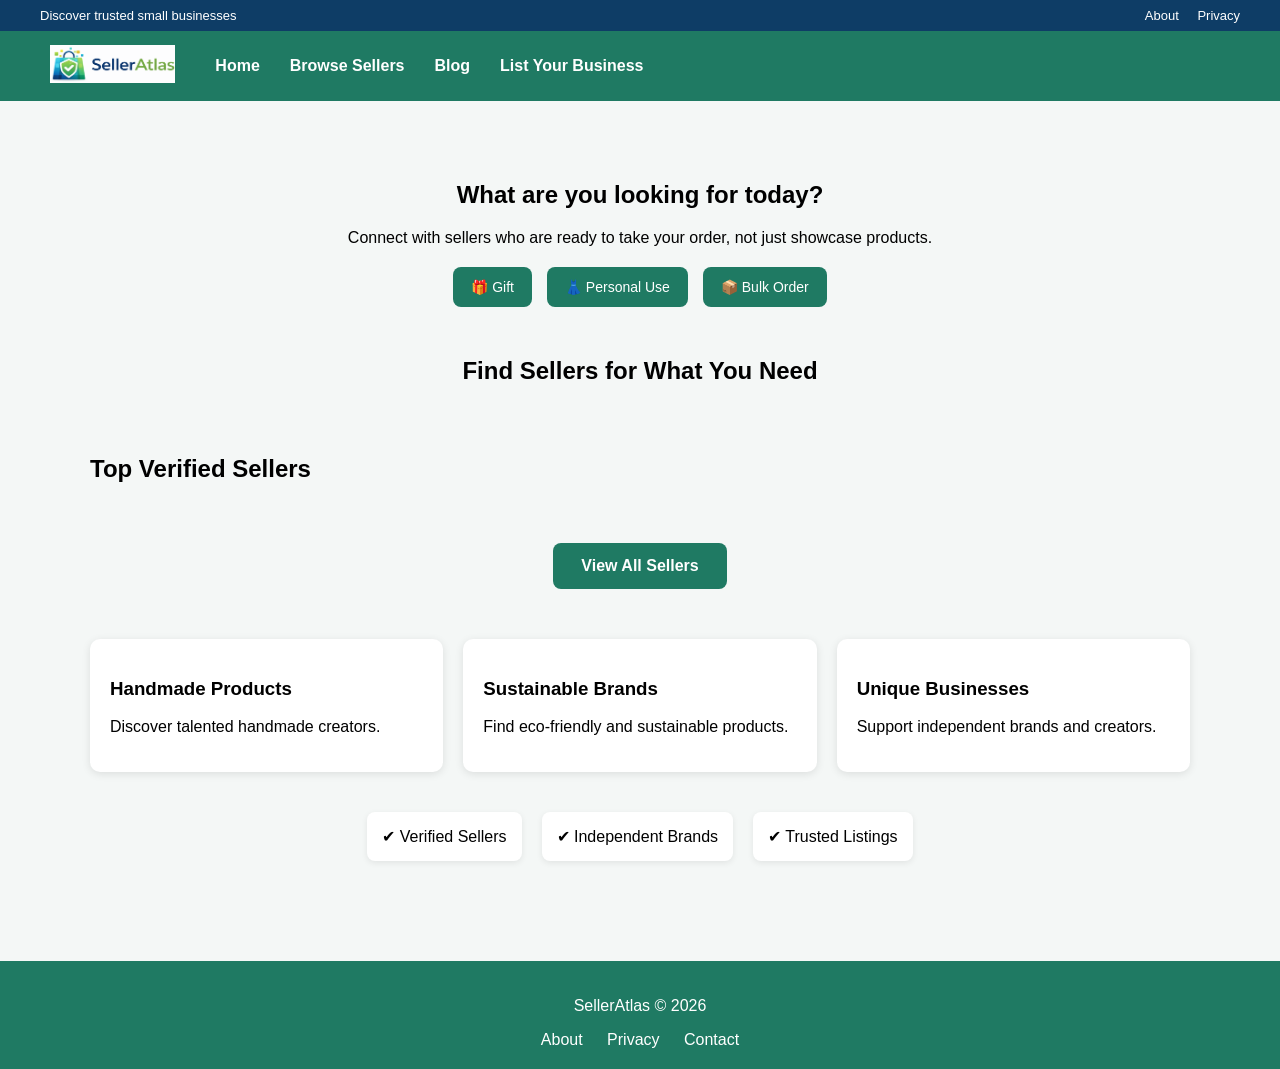
<file: index.html>
<!DOCTYPE html>
<html lang="en">

<head>

<meta charset="UTF-8">
<meta name="viewport" content="width=device-width, initial-scale=1">

<title>SellerAtlas - Discover Trusted Small Businesses</title>

<meta name="description" content="Discover trusted small businesses, handmade creators, and independent brands on SellerAtlas.">

<link rel="icon" href="/favicon.ico">
<link rel="icon" type="image/png" href="/favicon.png">

<style>

body{
font-family:Arial, Helvetica, sans-serif;
margin:0;
background:#f4f7f6;
}

/* TOP BAR */

.topBar{
background:#0e3d66;
color:white;
font-size:13px;
}

.topBarContent{
max-width:1200px;
margin:auto;
display:flex;
justify-content:space-between;
align-items:center;
padding:8px 20px;
}

.topLinks a{
color:white;
text-decoration:none;
margin-left:15px;
}

/* NAVBAR */

.navbar{
background:#1F7A63;
padding:14px 30px;
}

.navContainer{
max-width:1200px;
margin-left:0;   /* THIS is the key change */
margin-right:auto;
padding-left:20px;
display:flex;
align-items:center;
gap:40px;
}

.logo{
height:38px;
}

.navLinks{
display:flex;
gap:30px;
}

.navLinks a{
color:white;
text-decoration:none;
font-weight:600;
}

.ctaButton{
background:#2a7f62;
color:white;
padding:10px 18px;
border-radius:6px;
text-decoration:none;
font-weight:bold;
}

/* PAGE */

.container{
max-width:1100px;
margin:auto;
padding:40px 20px;
}

/* HERO */

.hero{
text-align:center;
max-width:650px;
margin:40px auto;
}

.heroButton{
background:#1F7A63;
color:white;
padding:14px 28px;
border-radius:8px;
text-decoration:none;
font-weight:bold;
display:inline-block;
margin-top:20px;
}

/* CATEGORY */

.categoriesSection{
margin-top:50px;
text-align:center;
}

.categoryGrid{
display:grid;
grid-template-columns:repeat(auto-fit,minmax(150px,1fr));
gap:15px;
margin-top:20px;
max-width:700px;
margin-left:auto;
margin-right:auto;
}

.categoryCard{
background:white;
padding:14px;
border-radius:10px;
box-shadow:0 2px 6px rgba(0,0,0,0.08);
cursor:pointer;
font-weight:bold;
}

/* SELLERS */

.topSellerGrid{
display:grid;
grid-template-columns: repeat(5, 1fr); /* FORCE 5 IN ONE ROW */
gap:20px;
margin-top:20px;
}

.topSellerCard{
background:white;
padding:18px;
border-radius:10px;
box-shadow:0 2px 8px rgba(0,0,0,0.08);
}

.topSellerCard img{
width:50px;
height:50px;
border-radius:50%;
object-fit:cover;
margin-bottom:10px;
}

.topSellerName{
font-weight:bold;
}
.topSellerCategory{
font-size:12px;
color:#8FB339;
font-weight:bold;
}
.topSellerButton{
background:#1F7A63;
color:white;
padding:8px 12px;
border-radius:6px;
text-decoration:none;
display:inline-block;
margin-top:10px;
}
/* INFO CARDS */

.cards{
display:grid;
grid-template-columns:repeat(auto-fit,minmax(250px,1fr));
gap:20px;
margin-top:50px;
}

.card{
background:white;
padding:20px;
border-radius:10px;
box-shadow:0 2px 8px rgba(0,0,0,0.1);
}

/* TRUST BADGES */

.badges{
margin-top:40px;
display:flex;
gap:20px;
flex-wrap:wrap;
justify-content:center;
}

.badge{
background:white;
padding:15px;
border-radius:8px;
box-shadow:0 2px 6px rgba(0,0,0,0.08);
}

/* FOOTER */

footer{
margin-top:60px;
padding:20px;
background:#1F7A63;
color:white;
text-align:center;
}

footer a{
color:white;
text-decoration:none;
margin:0 10px;
}

.intentBtn{
background:#1F7A63;
color:white;
border:none;
padding:12px 18px;
border-radius:8px;
font-size:14px;
cursor:pointer;
transition:0.2s;
}

.intentBtn:hover{
transform:scale(1.05);
}
  
/* MOBILE */

@media (max-width:768px){
.navContainer{flex-direction:column;gap:10px;}
.topSellerGrid{grid-template-columns:1fr;}
}

</style>

</head>

<body>

<div class="topBar">
<div class="topBarContent">
<span>Discover trusted small businesses</span>
<div class="topLinks">
<a href="/about.html">About</a>
<a href="/privacy.html">Privacy</a>
</div>
</div>
</div>

<header class="navbar">
<div class="navContainer">
<a href="/"><img src="/logo.png" class="logo"></a>

<nav class="navLinks">
<a href="/">Home</a>
<a href="/sellers.html">Browse Sellers</a>
<a href="/blog.html">Blog</a>
<a href="/submit.html">List Your Business</a>
</nav>

</div>
</header>

<div class="container">

<section class="hero">

<h1>What are you looking for today?</h1>

<p>Connect with sellers who are ready to take your order, not just showcase products.</p>

<div style="display:flex; justify-content:center; gap:15px; flex-wrap:wrap; margin-top:20px;">

<button onclick="selectIntent('gift')" class="intentBtn">🎁 Gift</button>

<button onclick="selectIntent('personal')" class="intentBtn">👗 Personal Use</button>

<button onclick="selectIntent('bulk')" class="intentBtn">📦 Bulk Order</button>

</div>

</section>

<section class="categoriesSection">
<h2>Find Sellers for What You Need</h2>
<div id="categoryGrid" class="categoryGrid"></div>
</section>

<section>
<h2 style="margin-top:50px;">Top Verified Sellers</h2>
<div id="topSellerContainer" class="topSellerGrid"></div>

<div style="text-align:center; margin-top:20px;">
<a href="/sellers.html" class="heroButton">View All Sellers</a>
</div>

</section>
<!-- INFO CARDS -->

<div class="cards">

<div class="card">
<h3>Handmade Products</h3>
<p>Discover talented handmade creators.</p>
</div>

<div class="card">
<h3>Sustainable Brands</h3>
<p>Find eco-friendly and sustainable products.</p>
</div>

<div class="card">
<h3>Unique Businesses</h3>
<p>Support independent brands and creators.</p>
</div>

</div>


<!-- TRUST BADGES -->

<div class="badges">

<div class="badge">✔ Verified Sellers</div>

<div class="badge">✔ Independent Brands</div>

<div class="badge">✔ Trusted Listings</div>

</div>

</div>
  
<footer>
<p>SellerAtlas © 2026</p>
<div>
<a href="/about.html">About</a>
<a href="/privacy.html">Privacy</a>
<a href="/contact.html">Contact</a>
</div>
  
</footer>

<script>

const sheetID = "17A0iSszEqDQydQX4nLY51Lua6lJprBx7X_3kV59h4n8";
const url = `https://opensheet.elk.sh/${sheetID}/Sheet1`;

let selectedIntent = null;

// 🔥 INTENT FUNCTION
function selectIntent(intent){
  selectedIntent = intent;
  window.location.href = `sellers.html?intent=${intent}`;
}

function clean(val){
  return (val || "").toString().trim().toLowerCase();
}
function generateBestFor(seller){

  let bestFor = (seller["Best For"] || "").toLowerCase().trim();

  if(bestFor && !bestFor.includes("various") && bestFor.length > 5){
    return seller["Best For"];
  }

  let category = (seller["Category"] || "").toLowerCase();

  if(category.includes("jewellery")){
    return "Gifting & special occasions";
  }

  if(category.includes("apparel") || category.includes("clothing")){
    return "Daily wear & styling";
  }

  if(category.includes("accessories")){
    return "Affordable everyday accessories";
  }

  return "Popular choice for buyers";
}
fetch(url)
.then(res => res.json())
.then(data => {

const sellerContainer = document.getElementById("topSellerContainer");
const categoryGrid = document.getElementById("categoryGrid");

let categories = new Set();

// FILTER VERIFIED
const verified = data.filter(s =>
  clean(s["Approved"]) === "yes" &&
  clean(s["Verified"]) === "yes"
);

// SHOW TOP 5
verified.slice(0,5).forEach(seller => {

let logo = seller["Logo"] || "https://via.placeholder.com/50";

sellerContainer.innerHTML += `
<div class="topSellerCard">
<img src="${logo}">
<div class="topSellerName">${seller["Business Name"]}</div>
<div class="topSellerCategory">${seller["Category"] || ""}</div>

<div style="margin-top:6px; font-size:12px; color:#555;">
💡 Best for: ${generateBestFor(seller)}</div>

<a class="topSellerButton"
href="seller.html?name=${encodeURIComponent(seller["Business Name"])}&intent=${selectedIntent || ""}">
💬 Contact Seller
</a>

</div>
`;

});

// CATEGORIES
data.forEach(seller=>{
if(clean(seller["Approved"])==="yes" && seller["Category"]){
categories.add(seller["Category"]);
}
});

categories.forEach(cat=>{
categoryGrid.innerHTML += `
<div class="categoryCard"
onclick="window.location='sellers.html?category=${encodeURIComponent(cat)}'">
${cat}
</div>
`;
});

});

</script>

</body>
</html>
</file>
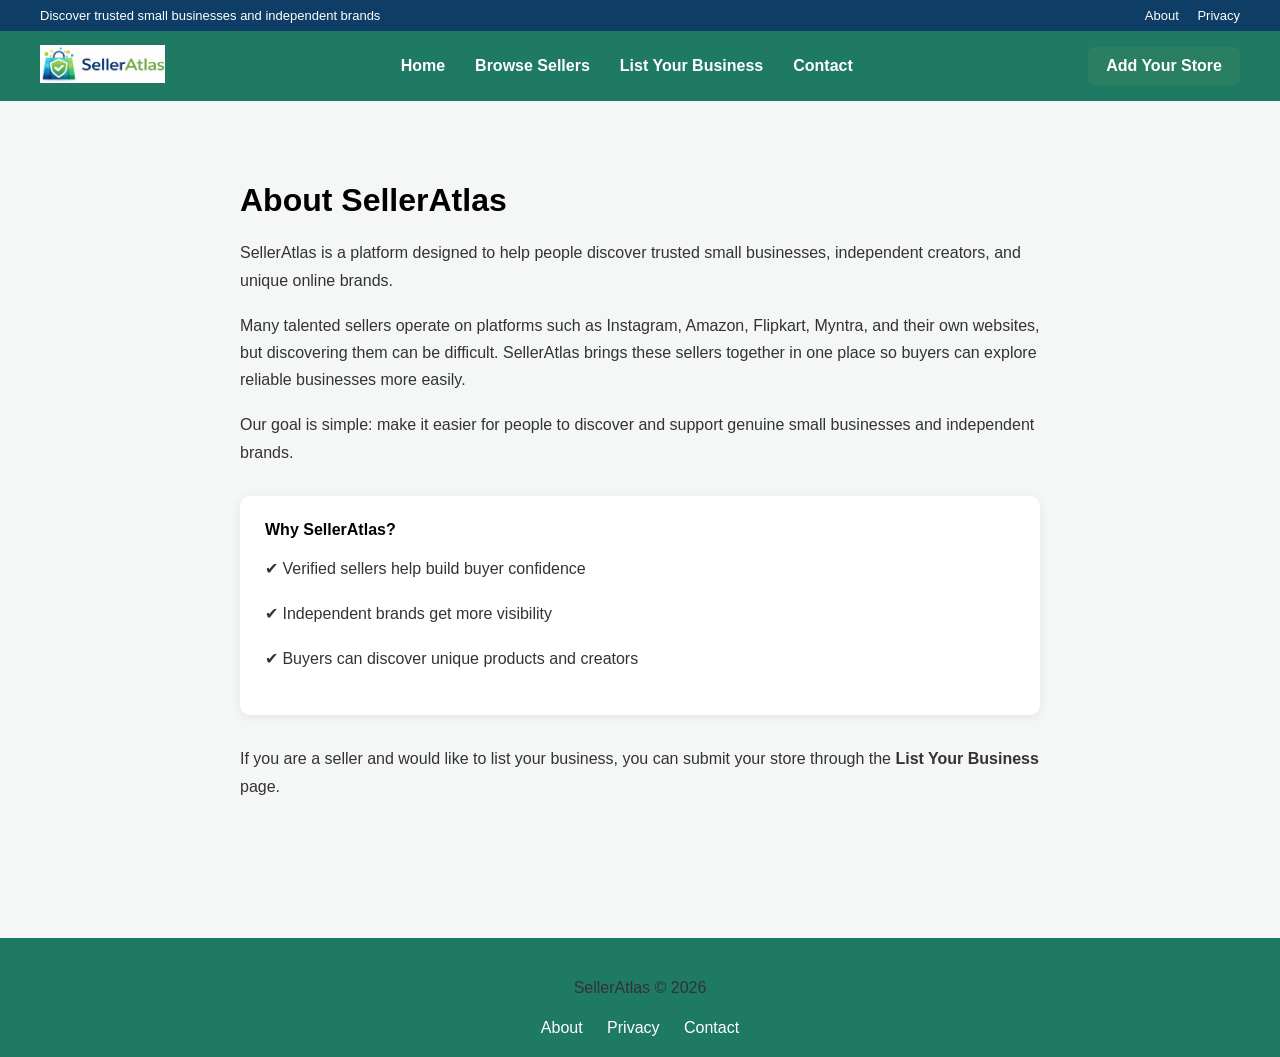
<file: about.html>
<!DOCTYPE html>
<html lang="en">

<head>

<meta charset="UTF-8">
<meta name="viewport" content="width=device-width, initial-scale=1">

<title>About SellerAtlas</title>

<meta name="description" content="SellerAtlas helps people discover trusted small businesses, independent creators, and unique online brands across different marketplaces.">

<link rel="icon" type="image/png" href="/favicon.png">

<style>

body{
font-family:Arial, Helvetica, sans-serif;
margin:0;
background:#f4f7f6;
}

/* TOP BAR */

.topBar{
background:#0e3d66;
color:white;
font-size:13px;
}

.topBarContent{
max-width:1200px;
margin:auto;
display:flex;
justify-content:space-between;
align-items:center;
padding:8px 20px;
}

.topLinks a{
color:white;
text-decoration:none;
margin-left:15px;
}


/* NAVBAR */

.navbar{
background:#1F7A63;
padding:14px 30px;
}

.navContainer{
max-width:1200px;
margin:auto;
display:flex;
align-items:center;
justify-content:space-between;
}

.logo{
height:38px;
}

.navLinks{
display:flex;
gap:30px;
}

.navLinks a{
color:white;
text-decoration:none;
font-weight:600;
}

.ctaButton{
background:#2a7f62;
color:white;
padding:10px 18px;
border-radius:6px;
text-decoration:none;
font-weight:bold;
}

.ctaButton:hover{
background:#236b52;
}


/* PAGE */

.container{
max-width:800px;
margin:auto;
padding:60px 20px;
}

h1{
margin-bottom:20px;
}

p{
line-height:1.7;
margin-bottom:18px;
color:#333;
}


/* TRUST BOX */

.trustBox{
background:white;
padding:25px;
border-radius:10px;
box-shadow:0 2px 10px rgba(0,0,0,0.08);
margin-top:30px;
}


/* FOOTER */

footer{
margin-top:60px;
padding:20px;
background:#1F7A63;
color:white;
text-align:center;
}

footer a{
color:white;
text-decoration:none;
margin:0 10px;
}

<style>

body{
font-family:Arial, Helvetica, sans-serif;
margin:0;
background:#f4f7f6;
}

/* all your existing CSS */


/* MOBILE FIX */

@media (max-width: 768px){

.navContainer{
flex-direction:column;
align-items:flex-start;
gap:12px;
}

.navLinks{
flex-wrap:wrap;
gap:15px;
}

.ctaButton{
margin-top:8px;
}

.container{
padding:25px 15px;
}

.hero{
margin:25px auto;
padding:0 10px;
}

.categoryGrid{
grid-template-columns:repeat(2,1fr);
}

.topSellerGrid{
grid-template-columns:1fr;
}

.cards{
grid-template-columns:1fr;
}

.sellerCard{
flex-direction:column;
align-items:flex-start;
gap:10px;
}

}

</style>  
</style>

</head>

<body>


<!-- TOP BAR -->

<div class="topBar">

<div class="topBarContent">

<span>Discover trusted small businesses and independent brands</span>

<div class="topLinks">
<a href="/about.html">About</a>
<a href="/privacy.html">Privacy</a>
</div>

</div>

</div>


<!-- NAVBAR -->

<header class="navbar">

<div class="navContainer">

<a href="/">
<img src="/logo.png" alt="SellerAtlas" class="logo">
</a>

<nav class="navLinks">
<a href="/">Home</a>
<a href="/sellers.html">Browse Sellers</a>
<a href="/submit.html">List Your Business</a>
<a href="/contact.html">Contact</a>
</nav>

<a class="ctaButton" href="/submit.html">Add Your Store</a>

</div>

</header>


<!-- PAGE CONTENT -->

<div class="container">

<h1>About SellerAtlas</h1>

<p>
SellerAtlas is a platform designed to help people discover trusted small businesses,
independent creators, and unique online brands.
</p>

<p>
Many talented sellers operate on platforms such as Instagram, Amazon, Flipkart,
Myntra, and their own websites, but discovering them can be difficult.
SellerAtlas brings these sellers together in one place so buyers can explore
reliable businesses more easily.
</p>

<p>
Our goal is simple: make it easier for people to discover and support genuine
small businesses and independent brands.
</p>

<div class="trustBox">

<strong>Why SellerAtlas?</strong>

<p>
✔ Verified sellers help build buyer confidence
</p>

<p>
✔ Independent brands get more visibility
</p>

<p>
✔ Buyers can discover unique products and creators
</p>

</div>

<p style="margin-top:30px;">
If you are a seller and would like to list your business, you can submit your store through the
<strong>List Your Business</strong> page.
</p>

</div>


<!-- FOOTER -->

<footer>

<p>SellerAtlas © 2026</p>

<div>
<a href="/about.html">About</a>
<a href="/privacy.html">Privacy</a>
<a href="/contact.html">Contact</a>
</div>

</footer>


</body>
</html>
</file>
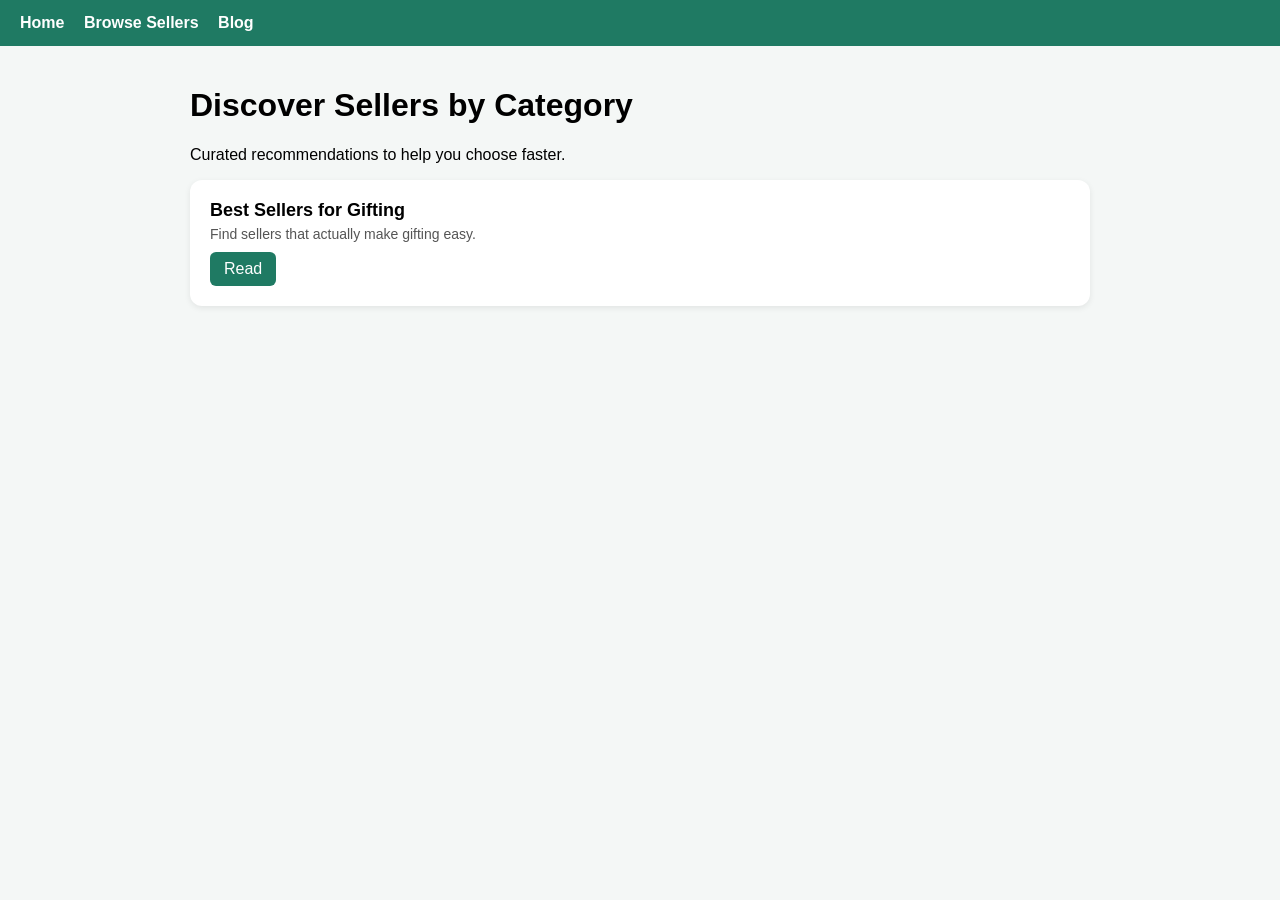
<file: blog.html>
<!DOCTYPE html>
<html lang="en">
<head>
<meta charset="UTF-8">
<meta name="viewport" content="width=device-width, initial-scale=1">

<title>SellerAtlas Blog</title>

<style>
body{
font-family:Arial, sans-serif;
margin:0;
background:#f4f7f6;
}

/* HEADER SAME AS SITE */
.navbar{
background:#1F7A63;
padding:14px 20px;
color:white;
}

.navbar a{
color:white;
margin-right:15px;
text-decoration:none;
font-weight:bold;
}

.container{
max-width:900px;
margin:auto;
padding:20px;
}

.post{
background:white;
padding:20px;
border-radius:12px;
margin-bottom:15px;
box-shadow:0 2px 6px rgba(0,0,0,0.08);
}

.postTitle{
font-size:18px;
font-weight:bold;
margin-bottom:5px;
}

.postDesc{
font-size:14px;
color:#555;
margin-bottom:10px;
}

.cta{
display:inline-block;
background:#1F7A63;
color:white;
padding:8px 14px;
border-radius:6px;
text-decoration:none;
}
</style>
</head>

<body>

<!-- HEADER -->
<div class="navbar">
<a href="/">Home</a>
<a href="/sellers.html">Browse Sellers</a>
<a href="/blog.html">Blog</a>
</div>

<div class="container">

<h1>Discover Sellers by Category</h1>
<p>Curated recommendations to help you choose faster.</p>

<!-- ONLY KEEP WHAT EXISTS -->
<div class="post">
<div class="postTitle">Best Sellers for Gifting</div>
<div class="postDesc">Find sellers that actually make gifting easy.</div>
<a class="cta" href="/blog/gifting.html">Read</a>
</div>

</div>

</body>
</html>
</file>
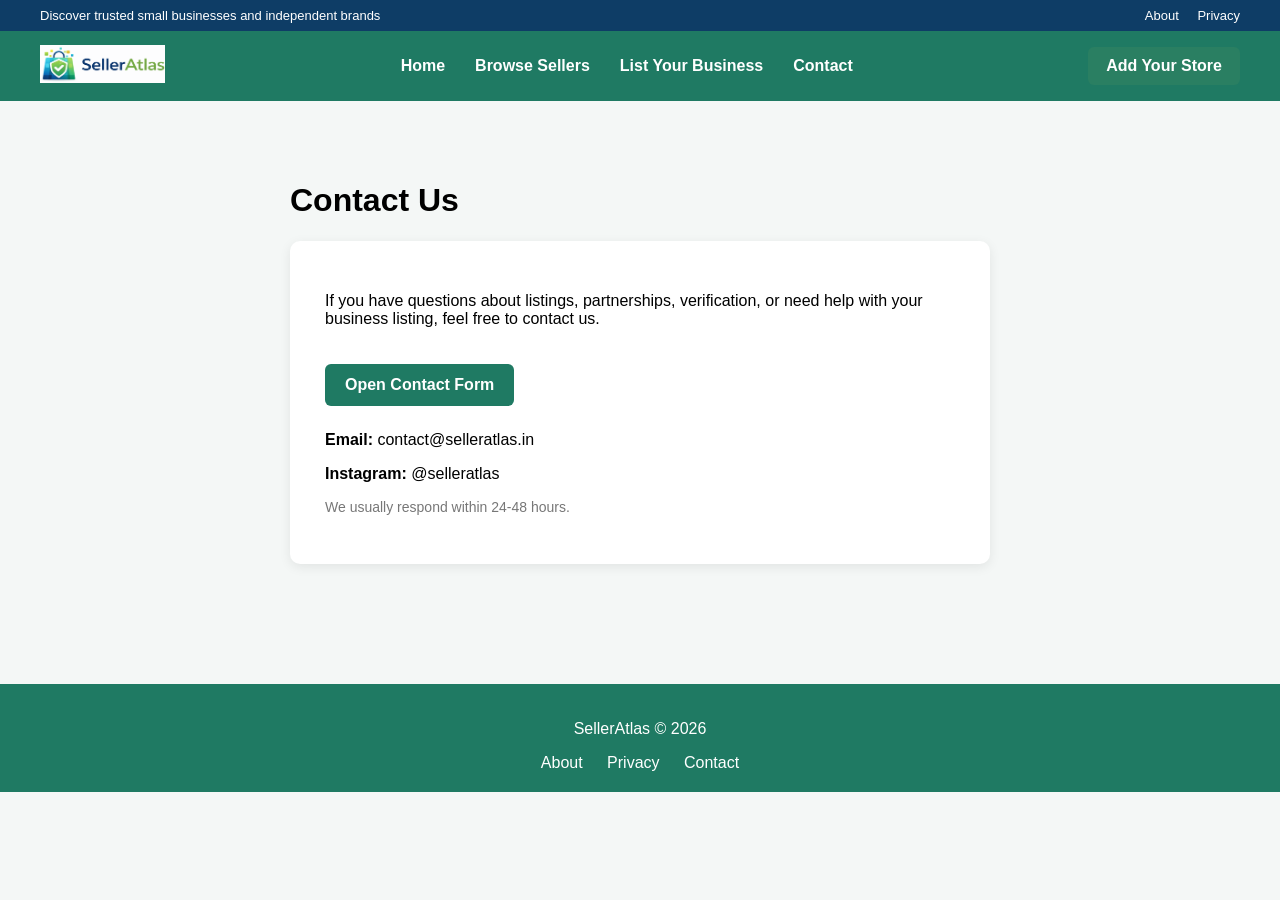
<file: contact.html>
<!DOCTYPE html>
<html lang="en">

<head>

<meta charset="UTF-8">
<meta name="viewport" content="width=device-width, initial-scale=1">

<title>Contact SellerAtlas</title>

<link rel="icon" type="image/png" href="/favicon.png">

<style>

body{
font-family:Arial;
margin:0;
background:#f4f7f6;
}

/* TOP BAR */

.topBar{
background:#0e3d66;
color:white;
font-size:13px;
}

.topBarContent{
max-width:1200px;
margin:auto;
display:flex;
justify-content:space-between;
align-items:center;
padding:8px 20px;
}

.topLinks a{
color:white;
margin-left:15px;
text-decoration:none;
}

/* NAVBAR */

.navbar{
background:#1F7A63;
padding:14px 30px;
}

.navContainer{
max-width:1200px;
margin:auto;
display:flex;
justify-content:space-between;
align-items:center;
}

.logo{
height:38px;
}

.navLinks{
display:flex;
gap:30px;
}

.navLinks a{
color:white;
text-decoration:none;
font-weight:600;
}

.ctaButton{
background:#2a7f62;
color:white;
padding:10px 18px;
border-radius:6px;
text-decoration:none;
font-weight:bold;
}

/* PAGE */

.container{
max-width:700px;
margin:auto;
padding:60px 20px;
}

.card{
background:white;
padding:35px;
border-radius:10px;
box-shadow:0 3px 12px rgba(0,0,0,0.08);
}

/* BUTTON */

.button{
background:#1F7A63;
color:white;
padding:12px 20px;
border-radius:6px;
text-decoration:none;
display:inline-block;
margin-top:20px;
font-weight:bold;
}

/* FOOTER */

footer{
margin-top:60px;
padding:20px;
background:#1F7A63;
color:white;
text-align:center;
}

footer a{
color:white;
text-decoration:none;
margin:0 10px;
}

<style>

body{
font-family:Arial, Helvetica, sans-serif;
margin:0;
background:#f4f7f6;
}

/* all your existing CSS */


/* MOBILE FIX */

@media (max-width: 768px){

.navContainer{
flex-direction:column;
align-items:flex-start;
gap:12px;
}

.navLinks{
flex-wrap:wrap;
gap:15px;
}

.ctaButton{
margin-top:8px;
}

.container{
padding:25px 15px;
}

.hero{
margin:25px auto;
padding:0 10px;
}

.categoryGrid{
grid-template-columns:repeat(2,1fr);
}

.topSellerGrid{
grid-template-columns:1fr;
}

.cards{
grid-template-columns:1fr;
}

.sellerCard{
flex-direction:column;
align-items:flex-start;
gap:10px;
}

}

</style>

  
</style>

</head>

<body>

<div class="topBar">
<div class="topBarContent">
<span>Discover trusted small businesses and independent brands</span>
<div class="topLinks">
<a href="/about.html">About</a>
<a href="/privacy.html">Privacy</a>
</div>
</div>
</div>

<header class="navbar">
<div class="navContainer">

<a href="/">
<img src="/logo.png" class="logo">
</a>

<nav class="navLinks">
<a href="/">Home</a>
<a href="/sellers.html">Browse Sellers</a>
<a href="/submit.html">List Your Business</a>
<a href="/contact.html">Contact</a>
</nav>

<a class="ctaButton" href="/submit.html">Add Your Store</a>

</div>
</header>

<div class="container">

<h1>Contact Us</h1>

<div class="card">

<p>
If you have questions about listings, partnerships, verification, or need help with your business listing, feel free to contact us.
</p>

<a class="button" href="https://docs.google.com/forms/d/e/1FAIpQLSdg92bj7v5EVUQujV3vNTN68QGJjCOVV26ITY4aOAoWOUPsqA/viewform" target="_blank">
Open Contact Form
</a>

<p style="margin-top:25px;">
<strong>Email:</strong> contact@selleratlas.in
</p>

<p>
<strong>Instagram:</strong> @selleratlas
</p>

<p style="color:#777;font-size:14px;">
We usually respond within 24-48 hours.
</p>

</div>

</div>

<footer>

<p>SellerAtlas © 2026</p>

<div>
<a href="/about.html">About</a>
<a href="/privacy.html">Privacy</a>
<a href="/contact.html">Contact</a>
</div>

</footer>

</body>
</html>
</file>
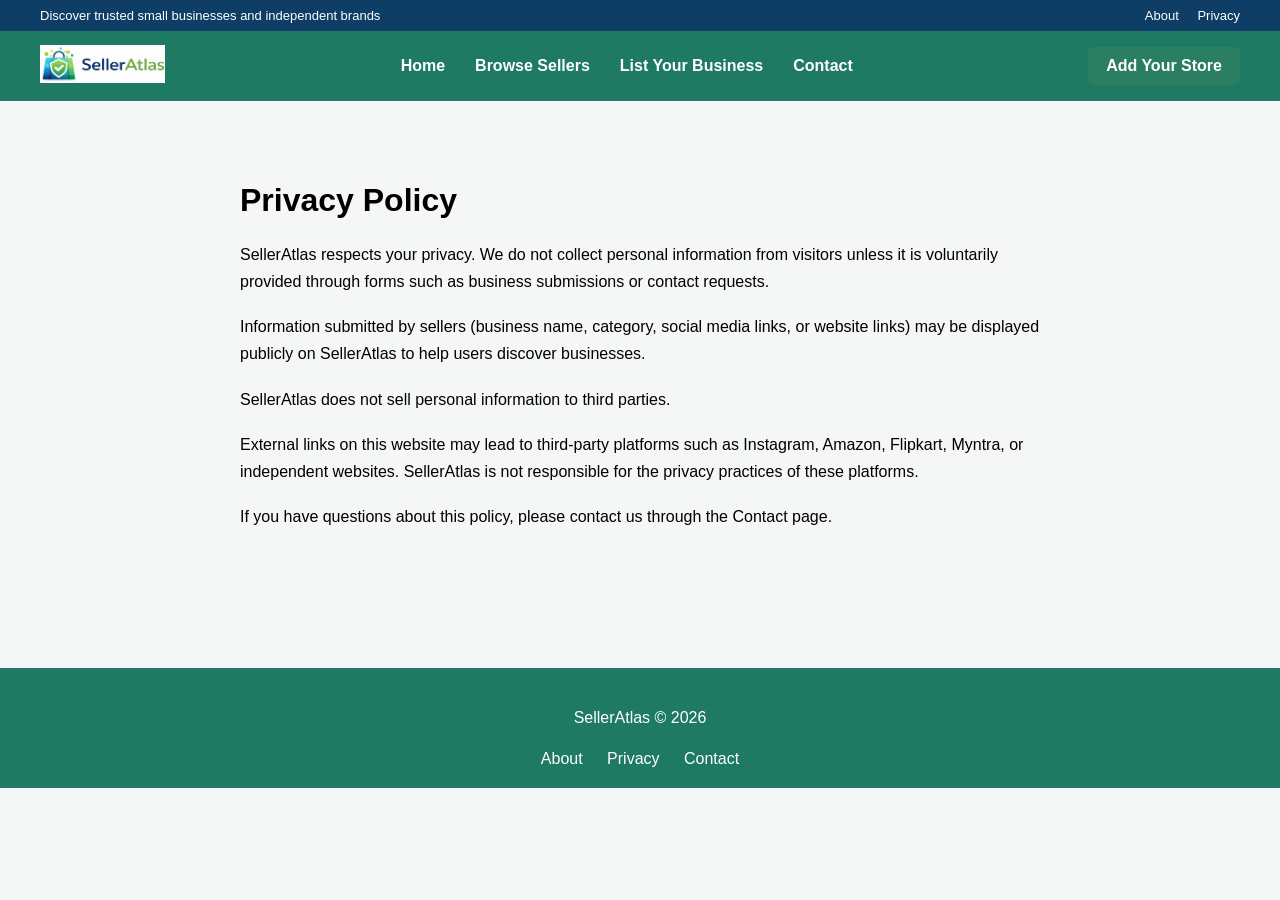
<file: privacy.html>
<!DOCTYPE html>
<html lang="en">

<head>

<meta charset="UTF-8">
<meta name="viewport" content="width=device-width, initial-scale=1">

<title>Privacy Policy - SellerAtlas</title>

<meta name="description" content="Privacy policy for SellerAtlas, a platform for discovering trusted small businesses and independent brands.">

<link rel="icon" type="image/png" href="/favicon.png">

<style>

body{
font-family:Arial, Helvetica, sans-serif;
margin:0;
background:#f4f7f6;
}

/* TOP BAR */

.topBar{
background:#0e3d66;
color:white;
font-size:13px;
}

.topBarContent{
max-width:1200px;
margin:auto;
display:flex;
justify-content:space-between;
align-items:center;
padding:8px 20px;
}

.topLinks a{
color:white;
text-decoration:none;
margin-left:15px;
}

/* NAVBAR */

.navbar{
background:#1F7A63;
padding:14px 30px;
}

.navContainer{
max-width:1200px;
margin:auto;
display:flex;
align-items:center;
justify-content:space-between;
}

.logo{
height:38px;
}

.navLinks{
display:flex;
gap:30px;
}

.navLinks a{
color:white;
text-decoration:none;
font-weight:600;
}

.ctaButton{
background:#2a7f62;
color:white;
padding:10px 18px;
border-radius:6px;
text-decoration:none;
font-weight:bold;
}

/* PAGE */

.container{
max-width:800px;
margin:auto;
padding:60px 20px;
}

p{
line-height:1.7;
margin-bottom:18px;
}

/* FOOTER */

footer{
margin-top:60px;
padding:20px;
background:#1F7A63;
color:white;
text-align:center;
}

footer a{
color:white;
text-decoration:none;
margin:0 10px;
}

<style>

body{
font-family:Arial, Helvetica, sans-serif;
margin:0;
background:#f4f7f6;
}

/* all your existing CSS */


/* MOBILE FIX */

@media (max-width: 768px){

.navContainer{
flex-direction:column;
align-items:flex-start;
gap:12px;
}

.navLinks{
flex-wrap:wrap;
gap:15px;
}

.ctaButton{
margin-top:8px;
}

.container{
padding:25px 15px;
}

.hero{
margin:25px auto;
padding:0 10px;
}

.categoryGrid{
grid-template-columns:repeat(2,1fr);
}

.topSellerGrid{
grid-template-columns:1fr;
}

.cards{
grid-template-columns:1fr;
}

.sellerCard{
flex-direction:column;
align-items:flex-start;
gap:10px;
}

}

</style>
  
</style>

</head>

<body>

<div class="topBar">
<div class="topBarContent">
<span>Discover trusted small businesses and independent brands</span>
<div class="topLinks">
<a href="/about.html">About</a>
<a href="/privacy.html">Privacy</a>
</div>
</div>
</div>

<header class="navbar">
<div class="navContainer">

<a href="/">
<img src="/logo.png" class="logo" alt="SellerAtlas">
</a>

<nav class="navLinks">
<a href="/">Home</a>
<a href="/sellers.html">Browse Sellers</a>
<a href="/submit.html">List Your Business</a>
<a href="/contact.html">Contact</a>
</nav>

<a class="ctaButton" href="/submit.html">Add Your Store</a>

</div>
</header>

<div class="container">

<h1>Privacy Policy</h1>

<p>
SellerAtlas respects your privacy. We do not collect personal information from visitors unless it is voluntarily provided through forms such as business submissions or contact requests.
</p>

<p>
Information submitted by sellers (business name, category, social media links, or website links) may be displayed publicly on SellerAtlas to help users discover businesses.
</p>

<p>
SellerAtlas does not sell personal information to third parties.
</p>

<p>
External links on this website may lead to third-party platforms such as Instagram, Amazon, Flipkart, Myntra, or independent websites. SellerAtlas is not responsible for the privacy practices of these platforms.
</p>

<p>
If you have questions about this policy, please contact us through the Contact page.
</p>

</div>

<footer>

<p>SellerAtlas © 2026</p>

<div>
<a href="/about.html">About</a>
<a href="/privacy.html">Privacy</a>
<a href="/contact.html">Contact</a>
</div>

</footer>

</body>
</html>
</file>
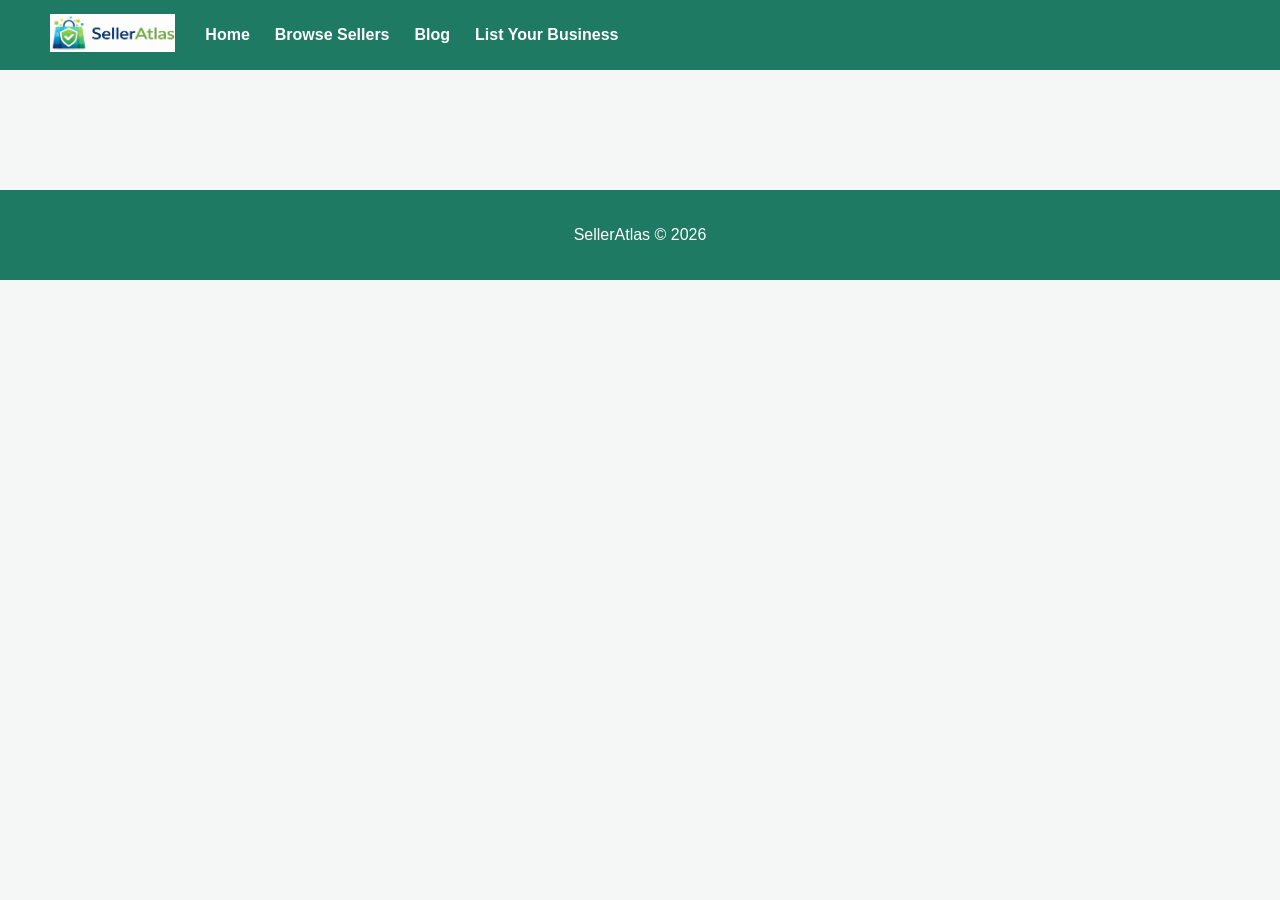
<file: seller.html>
<!DOCTYPE html>
<html lang="en">

<head>
<meta charset="UTF-8">
<meta name="viewport" content="width=device-width, initial-scale=1">

<title>Seller Details - SellerAtlas</title>

<link rel="icon" type="image/png" href="/favicon.png">

<style>

body{
font-family:Arial, Helvetica, sans-serif;
margin:0;
background:#f4f7f6;
}

/* NAVBAR */
.navbar{
background:#1F7A63;
padding:14px 30px;
}

.navContainer{
max-width:1200px;
margin-left:0;
margin-right:auto;
padding-left:20px;
display:flex;
align-items:center;
gap:30px;
}

.navLinks{
display:flex;
gap:25px;
}

.navLinks a{
color:white;
text-decoration:none;
font-weight:600;
}

.logo{
height:38px;
}

/* PAGE */
.container{
max-width:900px;
margin:auto;
padding:30px 20px;
}

/* HEADER */
.sellerHeader{
display:flex;
gap:15px;
align-items:flex-start;
background:white;
padding:20px;
border-radius:10px;
box-shadow:0 2px 6px rgba(0,0,0,0.08);
}

.sellerLogo{
width:60px;
height:60px;
border-radius:50%;
object-fit:cover;
}

.sellerName{
font-size:22px;
font-weight:bold;
}

.category{
font-size:13px;
color:#8FB339;
font-weight:bold;
margin-top:2px;
}

.description{
font-size:14px;
margin-top:6px;
color:#444;
}

/* BADGES */
.badges{
margin-top:8px;
display:flex;
gap:8px;
flex-wrap:wrap;
}

.badge{
background:#1F7A63;
color:white;
padding:4px 8px;
border-radius:6px;
font-size:12px;
}

.gstBadge{
background:#e6f5ef;
color:#1F7A63;
padding:4px 8px;
border-radius:6px;
font-size:12px;
}

/* TRUST */
.trust{
margin-top:8px;
font-size:13px;
color:#555;
}

/* ACTIONS */
.actions{
margin-top:12px;
display:flex;
gap:10px;
flex-wrap:wrap;
}

.button{
background:#1F7A63;
color:white;
padding:7px 14px;
border-radius:6px;
text-decoration:none;
font-size:13px;
}

/* PRODUCT TAGS */
.tags{
margin-top:12px;
display:flex;
flex-wrap:wrap;
gap:8px;
}

.tag{
background:#f1f1f1;
padding:6px 10px;
border-radius:20px;
font-size:12px;
}

/* SECTION */
.section{
background:white;
margin-top:20px;
padding:18px;
border-radius:10px;
box-shadow:0 2px 6px rgba(0,0,0,0.08);
}

.section h3{
margin-top:0;
}

/* INFO GRID */
.infoGrid{
display:grid;
grid-template-columns:1fr 1fr;
gap:10px;
margin-top:10px;
}

.infoItem{
font-size:14px;
}

/* RELATED */
.relatedGrid{
display:grid;
grid-template-columns:repeat(2, 1fr);
gap:15px;
margin-top:10px;
}

.relatedCard{
background:#f9f9f9;
padding:12px;
border-radius:8px;
display:flex;
gap:10px;
align-items:center;
cursor:pointer;
}

.relatedCard img{
width:40px;
height:40px;
border-radius:50%;
}

.relatedName{
font-size:14px;
font-weight:bold;
}

footer{
margin-top:60px;
padding:20px;
background:#1F7A63;
color:white;
text-align:center;
}

.actions{
display:flex;
gap:10px;
margin-top:12px;
flex-wrap:wrap;
}

.iconBtn{
width:42px;
height:42px;
display:flex;
align-items:center;
justify-content:center;
border-radius:8px;
background:#f1f1f1;
transition:0.2s;
}

.iconBtn img{
width:20px;
height:20px;
object-fit:contain;
}

.iconBtn:hover{
transform:scale(1.05);
}

/* BRAND COLORS */
.instagram{
background:#ffe5ec;
}

.amazon{
background:#fff4e5;
}

.flipkart{
background:#e6f0ff;
}

.myntra{
background:#ffe6f3;
}  
  
@media (max-width:768px){

.navContainer{
flex-direction:column;
gap:10px;
}

.navLinks{
display:flex;
flex-direction:column;
gap:10px;
}

}
  
.whatsappShareBtn{
background:#25D366; /* WhatsApp green */
color:white;
border:none;
display:inline-flex;
align-items:center;
gap:5px;
}
</style>

</head>

<body>

<header class="navbar">
<div class="navContainer">
<a href="/"><img src="/logo.png" class="logo"></a>

<nav class="navLinks">
<a href="/">Home</a>
<a href="/sellers.html">Browse Sellers</a>
<a href="/blog.html">Blog</a>
<a href="/submit.html">List Your Business</a>
</nav>

</div>
</header>

<div class="container">
<div id="sellerContent"></div>
</div>

<footer>
<p>SellerAtlas © 2026</p>
</footer>

<script>

const sheetID = "17A0iSszEqDQydQX4nLY51Lua6lJprBx7X_3kV59h4n8";
const API_URL = `https://opensheet.elk.sh/${sheetID}/Sheet1`;

const CACHE_KEY = "sellerAtlasData";
const CACHE_TIME = 5 * 60 * 1000;

function clean(val){
  return (val || "").toString().trim();
}

async function getData(){
  const cached = localStorage.getItem(CACHE_KEY);

  if(cached){
    const { data, timestamp } = JSON.parse(cached);
    if(Date.now() - timestamp < CACHE_TIME){
      return data;
    }
  }

  const res = await fetch(API_URL);
  const data = await res.json();

  localStorage.setItem(CACHE_KEY, JSON.stringify({
    data,
    timestamp: Date.now()
  }));

  return data;
}

function formatWhatsApp(num, seller, intent){
  if(!num) return null;

  const message = encodeURIComponent(
`Hi, I found you on SellerAtlas.
I'm looking for ${intent || seller["Best For"] || "your products"}.
Budget: under ₹1000 (flexible).
Can you share details?`
  );

  return `https://wa.me/${num.replace(/\D/g,'')}?text=${message}`;
}

function findSeller(data){
  const params = new URLSearchParams(window.location.search);
  const name = params.get("name");

  return data.find(s =>
    clean(s["Business Name"]).toLowerCase() === clean(name).toLowerCase()
  );
}

function renderSeller(seller, data){

  const container = document.getElementById("sellerContent");

  let types = seller["Product Types"] ? seller["Product Types"].split(",") : [];
  let tagsHTML = types.map(t => `<div class="tag">${t.trim()}</div>`).join("");

  let verified = seller["Verified"] === "Yes" ? `<span class="badge">✔ Verified</span>` : "";
  let gst = seller["GST Verified"] === "Yes" ? `<span class="gstBadge">✔ GST Verified</span>` : "";

  let trustHTML = `
    ${seller["Instagram Followers"] ? `👥 ${seller["Instagram Followers"]} followers` : ""}
    ${seller["Active Since"] ? ` • 🗓 Since ${seller["Active Since"]}` : ""}
  `;

  // 🔥 INTENT (from homepage or default)
  const params = new URLSearchParams(window.location.search);
  const intent = params.get("intent");

  let whatsapp = formatWhatsApp(seller["WhatsApp"], seller, intent);

  let ctaHTML = `
    <div style="margin-top:12px; display:flex; gap:10px; flex-wrap:wrap;">
      ${whatsapp ? `<a href="${whatsapp}" target="_blank" class="button">💬 Get Price</a>` : ""}
   <button class="ctaButton whatsappShareBtn"
onclick="shareSellerPage('${seller["Business Name"]}', '${seller["Best For"] || "Great choice"}')">
<img src="https://img.icons8.com/ios-filled/16/ffffff/whatsapp.png" style="vertical-align:middle; margin-right:6px;">
Share on WhatsApp
</button>
      ${seller["Website"] ? `<a href="${seller["Website"]}" target="_blank" class="button">🌐 Visit Store</a>` : ""}
    </div>
  `;

  let linksHTML = `
    <div class="actions">
      ${seller["Instagram Link"] ? `<a href="${seller["Instagram Link"]}" target="_blank" class="iconBtn instagram"><img src="https://cdn.jsdelivr.net/npm/simple-icons@v9/icons/instagram.svg"></a>` : ""}
      ${seller["Amazon Link"] ? `<a href="${seller["Amazon Link"]}" target="_blank" class="iconBtn amazon"><img src="https://cdn.jsdelivr.net/npm/simple-icons@v9/icons/amazon.svg"></a>` : ""}
      ${seller["Flipkart Link"] ? `<a href="${seller["Flipkart Link"]}" target="_blank" class="iconBtn flipkart"><img src="https://cdn.jsdelivr.net/npm/simple-icons@v9/icons/flipkart.svg"></a>` : ""}
      ${seller["Myntra Link"] ? `<a href="${seller["Myntra Link"]}" target="_blank" class="iconBtn myntra"><img src="https://i.pinimg.com/736x/03/a2/91/03a291d8f85604a7419c1f0657063712.jpg"></a>` : ""}
    </div>
  `;

  // RELATED SELLERS
  let currentCategory = clean(seller["Category"]).toLowerCase();

  let related = data.filter(s => {
    let cat = clean(s["Category"]).toLowerCase();
    return cat === currentCategory &&
      clean(s["Business Name"]) !== clean(seller["Business Name"]) &&
      clean(s["Approved"]).toLowerCase() === "yes";
  }).slice(0,4);

  let relatedHTML = related.map(r => `
    <div class="relatedCard"
    onclick="window.location='seller.html?name=${encodeURIComponent(r["Business Name"])}&intent=${intent || ""}'">
      <img src="${r["Logo"] || "https://via.placeholder.com/40"}">
      <div class="relatedName">${r["Business Name"]}</div>
    </div>
  `).join("");

  container.innerHTML = `

  <div class="sellerHeader">

    <img src="${seller["Logo"] || "https://via.placeholder.com/60"}" class="sellerLogo">

    <div>

      <div class="sellerName">${seller["Business Name"]}</div>
      <div class="category">${seller["Category"] || ""}</div>

      <div class="description">${seller["Short Description"] || ""}</div>

      <div class="badges">${verified}${gst}</div>

      <div class="trust">${trustHTML}</div>

      ${ctaHTML}

      <div style="margin-top:8px; font-size:13px; color:#666;">
        💡 Best for: ${seller["Best For"] || "N/A"}
      </div>

      ${linksHTML}

      <div class="tags">${tagsHTML}</div>

    </div>

  </div>

  <div class="section">
    <h3>Buying Info</h3>
    <div class="infoGrid">
      <div><strong>Price:</strong> ${seller["Price Range"] || "N/A"}</div>
      <div><strong>COD:</strong> ${seller["COD Available"] || "N/A"}</div>
      <div><strong>Returns:</strong> ${seller["Return Policy"] || "N/A"}</div>
      <div><strong>Shipping:</strong> ${seller["International Shipping"] || "N/A"}</div>
    </div>
  </div>

  <div class="section">
    <h3>Who is this for?</h3>
    <div><strong>Best for:</strong> ${seller["Best For"] || "N/A"}</div>
    <div><strong>Not ideal for:</strong> ${seller["Not Ideal For"] || "N/A"}</div>
  </div>

  <div class="section">
    <h3>Similar Sellers</h3>
    <div class="relatedGrid">
      ${relatedHTML || "<p>No similar sellers found</p>"}
    </div>
  </div>

  `;
}

(async function(){

  const data = await getData();
  const seller = findSeller(data);

  if(!seller){
    document.getElementById("sellerContent").innerHTML =
      "<p>Seller not found</p>";
    return;
  }

  renderSeller(seller, data);

})();
function shareSellerPage(name, bestFor){

const url = window.location.href;

const text = `Hey, this seller looks perfect 👇

${name}
Best for: ${bestFor}

Check here:
${url}`;

const whatsappUrl = `https://wa.me/?text=${encodeURIComponent(text)}`;

window.open(whatsappUrl, '_blank');

}
</script>

</body>

</html>
</file>
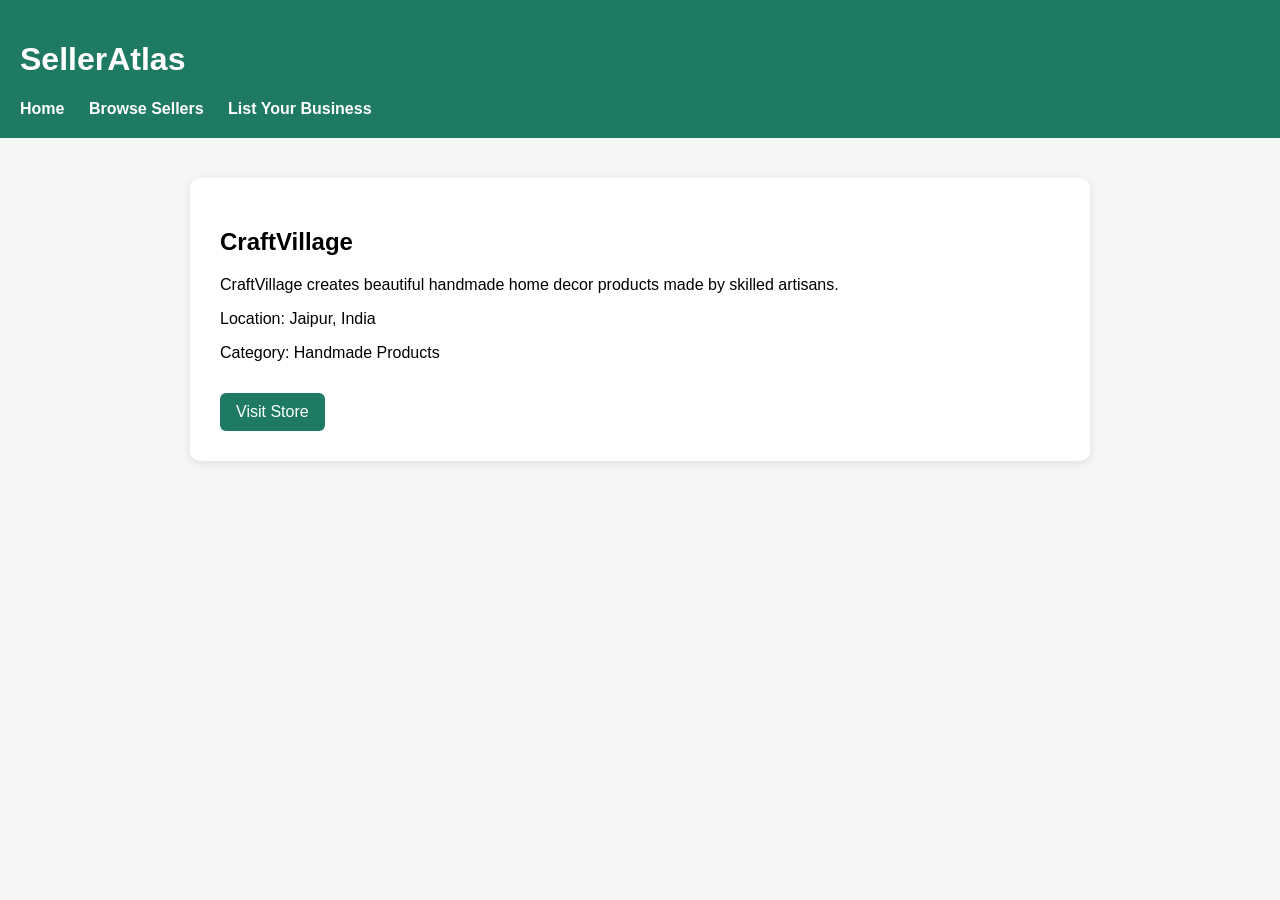
<file: seller1.html>
<!DOCTYPE html>
<html>

<head>

<title>CraftVillage - SellerAtlas</title>
<link rel="icon" type="image/png" href="/favicon.png">
<style>

body{
font-family:Arial;
margin:0;
background:#f4f7f6;
}

header{
background:#1F7A63;
color:white;
padding:20px;
}

nav a{
color:white;
margin-right:20px;
text-decoration:none;
font-weight:bold;
}

.container{
max-width:900px;
margin:auto;
padding:40px;
}

.card{
background:white;
padding:30px;
border-radius:10px;
box-shadow:0 2px 10px rgba(0,0,0,0.1);
}

.button{
background:#1F7A63;
color:white;
padding:10px 16px;
text-decoration:none;
border-radius:6px;
display:inline-block;
margin-top:15px;
}

<style>

body{
font-family:Arial, Helvetica, sans-serif;
margin:0;
background:#f4f7f6;
}

/* all your existing CSS */


/* MOBILE FIX */

@media (max-width: 768px){

.navContainer{
flex-direction:column;
align-items:flex-start;
gap:12px;
}

.navLinks{
flex-wrap:wrap;
gap:15px;
}

.ctaButton{
margin-top:8px;
}

.container{
padding:25px 15px;
}

.hero{
margin:25px auto;
padding:0 10px;
}

.categoryGrid{
grid-template-columns:repeat(2,1fr);
}

.topSellerGrid{
grid-template-columns:1fr;
}

.cards{
grid-template-columns:1fr;
}

.sellerCard{
flex-direction:column;
align-items:flex-start;
gap:10px;
}

}

</style>

  
</style>

</head>

<body>

<header>

<h1>SellerAtlas</h1>

<nav>
<a href="index.html">Home</a>
<a href="sellers.html">Browse Sellers</a>
<a href="submit.html">List Your Business</a>
</nav>

</header>

<div class="container">

<div class="card">

<h2>CraftVillage</h2>

<p>
CraftVillage creates beautiful handmade home decor products made by skilled artisans.
</p>

<p>
Location: Jaipur, India
</p>

<p>
Category: Handmade Products
</p>

<a class="button" href="https://example.com" target="_blank">
Visit Store
</a>

</div>

</div>

</body>

</html>
</file>
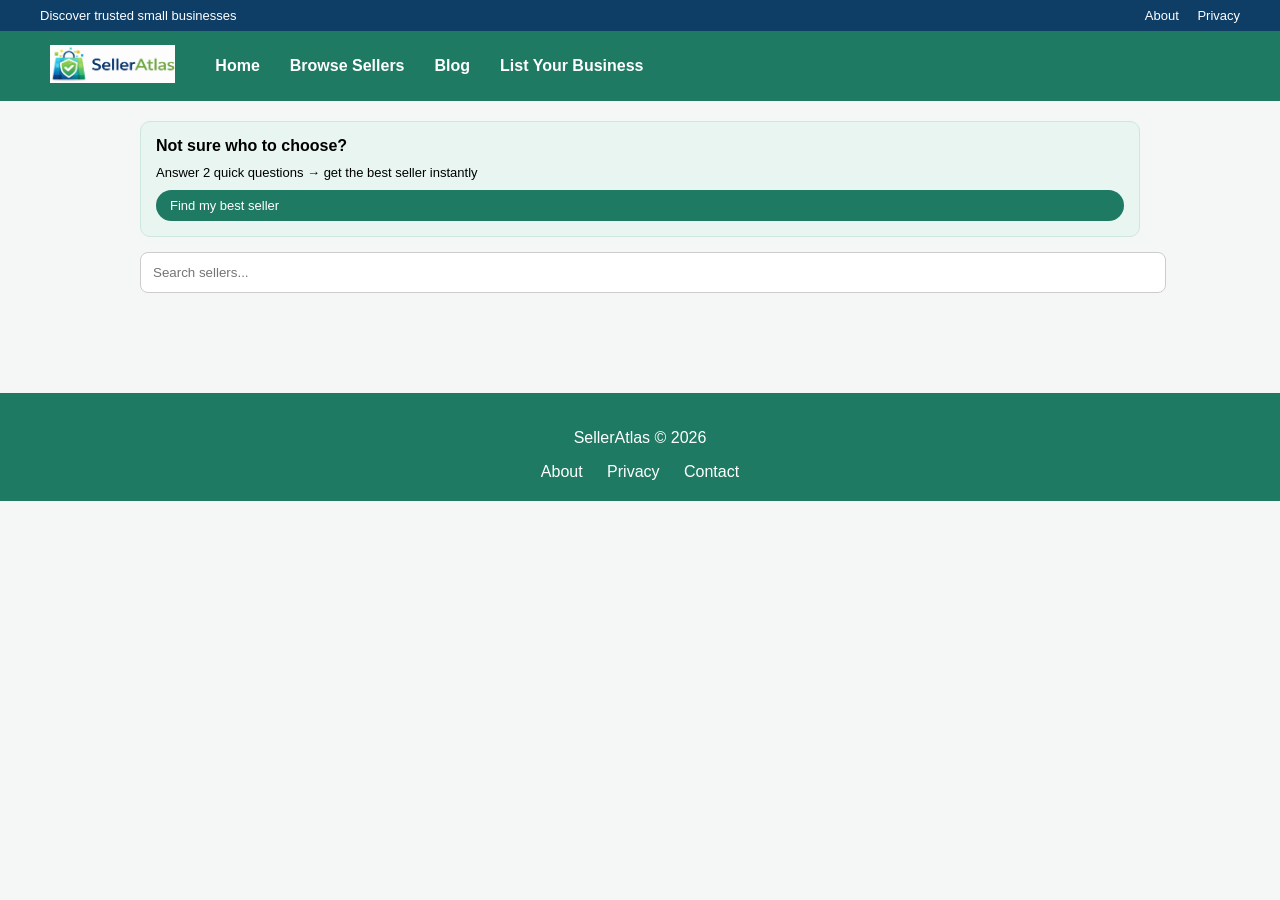
<file: sellers.html>
<!DOCTYPE html>
<html lang="en">

<head>
<meta charset="UTF-8">
<meta name="viewport" content="width=device-width, initial-scale=1">

<title>Browse Sellers - SellerAtlas</title>

<style>

body{
font-family:Arial, Helvetica, sans-serif;
margin:0;
background:#f4f7f6;
}

/* TOP BAR */
.topBar{
background:#0e3d66;
color:white;
font-size:13px;
}

.topBarContent{
max-width:1200px;
margin:auto;
display:flex;
justify-content:space-between;
align-items:center;
padding:8px 20px;
}

.topLinks a{
color:white;
text-decoration:none;
margin-left:15px;
}

/* NAVBAR */
.navbar{
background:#1F7A63;
padding:14px 30px;
}

.navContainer{
max-width:1200px;
margin-left:0;
margin-right:auto;
padding-left:20px;
display:flex;
align-items:center;
gap:40px;
}

.logo{
height:38px;
}

.navLinks{
display:flex;
gap:30px;
}

.navLinks a{
color:white;
text-decoration:none;
font-weight:600;
}

/* PAGE */
.container{
max-width:1000px;
margin:auto;
padding:20px;
}

/* FLOW */
.flowBox{
background:white;
padding:15px;
border-radius:10px;
margin-bottom:15px;
}

.flowTitle{
font-weight:bold;
margin-bottom:10px;
}

.flowOptions{
display:flex;
gap:10px;
flex-wrap:wrap;
}

.flowBtn{
padding:8px 14px;
background:#eee;
border-radius:20px;
cursor:pointer;
font-size:13px;
}

.flowBtn:hover{
background:#1F7A63;
color:white;
}

/* SEARCH */
.searchBox input{
width:100%;
padding:12px;
border-radius:8px;
border:1px solid #ccc;
margin-bottom:20px;
}

/* GRID */
#sellerContainer{
display:grid;
grid-template-columns:repeat(2,1fr);
gap:15px;
}

/* CARD */
.sellerCard{
background:white;
padding:15px;
border-radius:10px;
box-shadow:0 2px 6px rgba(0,0,0,0.08);
}

.sellerTop{
display:flex;
gap:10px;
align-items:center;
}

.sellerLogo{
width:45px;
height:45px;
border-radius:50%;
object-fit:cover;
}

.sellerName{
font-weight:bold;
}

.categoryLabel{
font-size:12px;
color:#8FB339;
}

.trustLine{
font-size:12px;
color:#666;
margin-top:2px;
}

.bestFor{
margin-top:8px;
font-size:13px;
}

.ctaButton{
background:#1F7A63;
color:white;
padding:6px 14px;
border-radius:6px;
text-decoration:none;
font-size:13px;
}

/* FOOTER */
footer{
margin-top:60px;
padding:20px;
background:#1F7A63;
color:white;
text-align:center;
}

footer a{
color:white;
text-decoration:none;
margin:0 10px;
}

@media (max-width:768px){

.navContainer{
flex-direction:column;
align-items:flex-start;
gap:10px;
}

.navLinks{
flex-direction:column;
gap:10px;
}

}

</style>

</head>

<body>

<!-- TOP BAR -->
<div class="topBar">
<div class="topBarContent">
<span>Discover trusted small businesses</span>
<div class="topLinks">
<a href="/about.html">About</a>
<a href="/privacy.html">Privacy</a>
</div>
</div>
</div>

<!-- NAVBAR -->
<header class="navbar">
<div class="navContainer">
<a href="/"><img src="/logo.png" class="logo"></a>

<nav class="navLinks">
<a href="/">Home</a>
<a href="/sellers.html">Browse Sellers</a>
<a href="/blog.html">Blog</a>
<a href="/submit.html">List Your Business</a>
</nav>

</div>
</header>

<div class="container">

<!-- DECISION NUDGE -->
<div class="flowBox" style="background:#e8f5f1; border:1px solid #cde7df;">
  <div class="flowTitle">Not sure who to choose?</div>
  <div style="font-size:13px; margin-bottom:10px;">
    Answer 2 quick questions → get the best seller instantly
  </div>
  <div class="flowBtn" onclick="startGuidedFlow()" style="background:#1F7A63; color:white;">
    Find my best seller
  </div>
</div>

<div id="selectionFlow"></div>

<div class="searchBox">
<input type="text" placeholder="Search sellers...">
</div>

<div id="sellerContainer"></div>

</div>

<!-- FOOTER -->
<footer>
<p>SellerAtlas © 2026</p>
<div>
<a href="/about.html">About</a>
<a href="/privacy.html">Privacy</a>
<a href="/contact.html">Contact</a>
</div>
</footer>

<script>

/* SAME JS AS BEFORE (unchanged logic) */

const url = "https://opensheet.elk.sh/17A0iSszEqDQydQX4nLY51Lua6lJprBx7X_3kV59h4n8/Sheet1";

let globalData = [];
let flowStep = 0;
let selectedCategory = null;
let selectedOccasion = null;
let flowActive = false;

const occasionMap = {
  "Jewellery": ["Everyday", "Office", "Party", "Bridal"],
  "Apparel": ["Daily wear", "Office wear", "Party wear", "Ethnic"],
  "Accessories": ["Casual", "Trendy", "Budget", "Gifting"]
};

function startGuidedFlow(){
  flowStep = 0;
  flowActive = true;
  renderFlow();
}

function renderFlow(){

  const container = document.getElementById("selectionFlow");

  if(!flowActive){
    container.innerHTML = "";
    return;
  }

  if(flowStep === 0){
    container.innerHTML = `
      <div class="flowBox">
        <div class="flowTitle">Choose a category</div>
        <div class="flowOptions">
          <div class="flowBtn" onclick="selectCategory('Jewellery')">Jewellery</div>
          <div class="flowBtn" onclick="selectCategory('Apparel')">Apparel</div>
          <div class="flowBtn" onclick="selectCategory('Accessories')">Accessories</div>
        </div>
      </div>
    `;
  }

  if(flowStep === 1){
    let options = occasionMap[selectedCategory] || [];

    container.innerHTML = `
      <div class="flowBox">
        <div class="flowTitle">Occasion?</div>
        <div class="flowOptions">
          ${options.map(o => `<div class="flowBtn" onclick="selectOccasion('${o}')">${o}</div>`).join("")}
        </div>
      </div>
    `;
  }

  if(flowStep === 2){
    container.innerHTML = `
      <div class="flowBox">
        <div class="flowTitle">
          Best match for: ${selectedCategory} → ${selectedOccasion}
        </div>
      </div>
    `;
  }
}

function selectCategory(cat){
  selectedCategory = cat;
  flowStep = 1;
  renderFlow();
}

function selectOccasion(occ){
  selectedOccasion = occ;
  flowStep = 2;
  renderFlow();
  renderSellers();
}

function getMatchScore(seller){

if(!flowActive) return null;

let score = 0;

let category = (seller["Category"] || "").toLowerCase();
let bestFor = (seller["Best For"] || "").toLowerCase();

if(category.includes(selectedCategory.toLowerCase())) score += 50;
if(bestFor.includes(selectedOccasion.toLowerCase())) score += 30;

return score;
}

function renderSellers(){

const container = document.getElementById("sellerContainer");

let sellers = globalData.filter(s => 
  (s["Approved"] || "").toLowerCase() === "yes"
);

if(flowActive){
  sellers = sellers
    .map(s => ({...s, score: getMatchScore(s)}))
    .filter(s => s.score > 0)
    .sort((a,b) => b.score - a.score);
}

container.innerHTML = "";

if(flowActive && sellers.length > 0){

let best = sellers[0];

container.innerHTML += `
<div style="background:#fff; padding:20px; border-radius:12px; margin-bottom:20px; border:2px solid #1F7A63;">

<div style="font-weight:bold;">🎯 Best match for you</div>

<div style="margin-top:10px; font-weight:bold;">
${best["Business Name"]}
</div>

<div style="font-size:13px; color:#666;">
${best["Category"]}
</div>

<div style="margin-top:10px;">
💡 ${best["Best For"] || "Popular choice"}
</div>

<div style="margin-top:10px; color:#1F7A63;">
🔥 ${best.score}% Match
</div>

<div style="margin-top:12px;">
<a class="ctaButton"
href="seller.html?name=${encodeURIComponent(best["Business Name"])}">
💬 Chat on WhatsApp
</a>
</div>

</div>
`;

sellers = sellers.slice(1);
}

sellers.forEach(seller => {

container.innerHTML += `
<div class="sellerCard">

<div class="sellerTop">
<img src="${seller["Logo"] || "https://via.placeholder.com/40"}" class="sellerLogo">

<div>
<div class="sellerName">${seller["Business Name"]}</div>
<div class="categoryLabel">${seller["Category"]}</div>
</div>
</div>

<div class="bestFor">
💡 ${seller["Best For"] || "Popular choice"}
</div>

<div style="margin-top:10px;">
<a class="ctaButton"
href="seller.html?name=${encodeURIComponent(seller["Business Name"])}">
💬 Chat
</a>
</div>

</div>
`;
});

}

fetch(url)
.then(res => res.json())
.then(data => {
globalData = data;
renderFlow();
renderSellers();
});

</script>

</body>
</html>
</file>
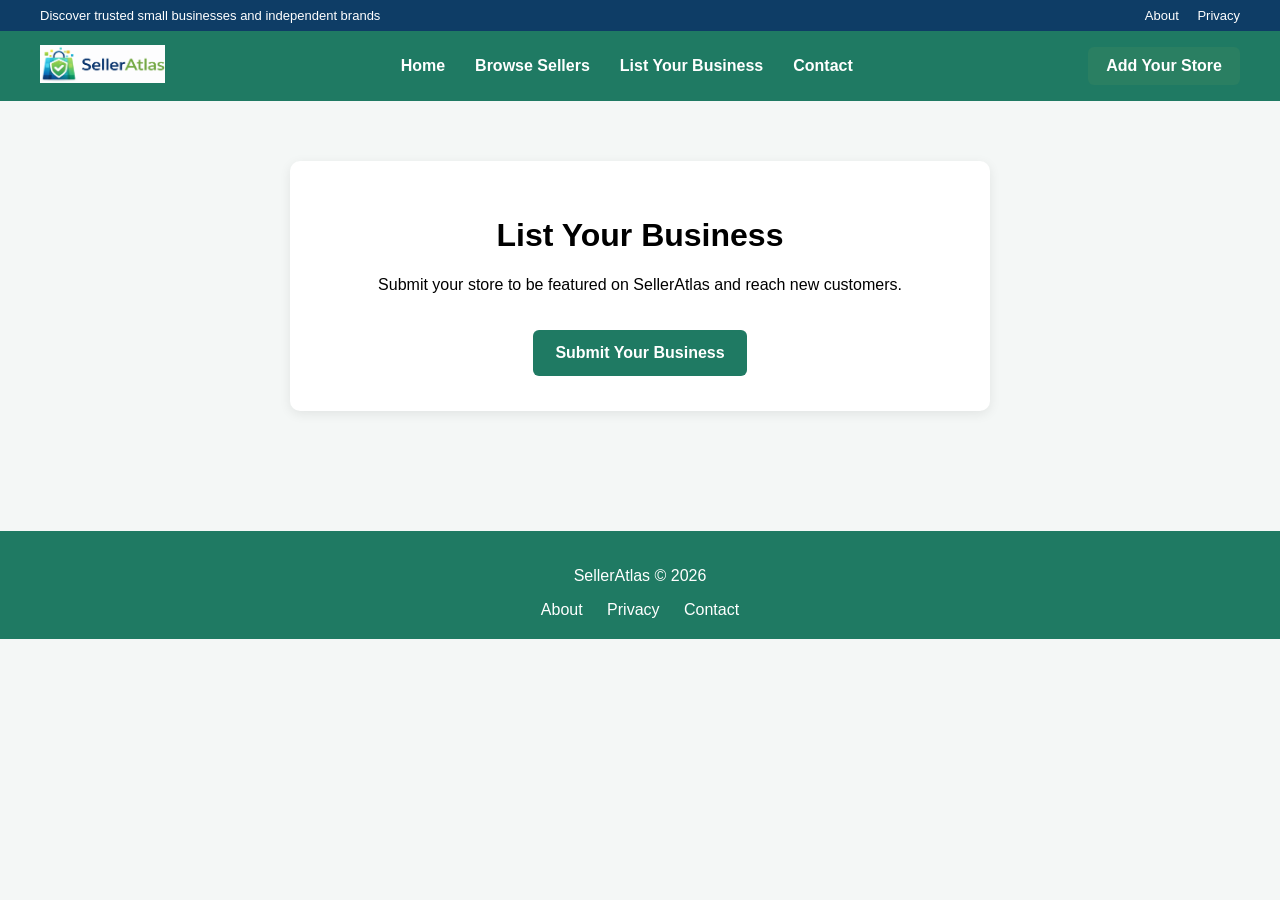
<file: submit.html>
<!DOCTYPE html>
<html lang="en">

<head>

<meta charset="UTF-8">
<meta name="viewport" content="width=device-width, initial-scale=1">

<title>List Your Business - SellerAtlas</title>

<link rel="icon" type="image/png" href="/favicon.png">

<style>

body{
font-family:Arial;
margin:0;
background:#f4f7f6;
}

/* TOP BAR */

.topBar{
background:#0e3d66;
color:white;
font-size:13px;
}

.topBarContent{
max-width:1200px;
margin:auto;
display:flex;
justify-content:space-between;
padding:8px 20px;
}

.topLinks a{
color:white;
margin-left:15px;
text-decoration:none;
}

/* NAVBAR */

.navbar{
background:#1F7A63;
padding:14px 30px;
}

.navContainer{
max-width:1200px;
margin:auto;
display:flex;
align-items:center;
justify-content:space-between;
}

.logo{
height:38px;
}

.navLinks{
display:flex;
gap:30px;
}

.navLinks a{
color:white;
text-decoration:none;
font-weight:600;
}

.ctaButton{
background:#2a7f62;
color:white;
padding:10px 18px;
border-radius:6px;
text-decoration:none;
font-weight:bold;
}

/* PAGE */

.container{
max-width:700px;
margin:auto;
padding:60px 20px;
}

.card{
background:white;
padding:35px;
border-radius:10px;
box-shadow:0 3px 12px rgba(0,0,0,0.08);
text-align:center;
}

.button{
background:#1F7A63;
color:white;
padding:14px 22px;
border-radius:6px;
text-decoration:none;
font-weight:bold;
display:inline-block;
margin-top:20px;
}

/* FOOTER */

footer{
margin-top:60px;
padding:20px;
background:#1F7A63;
color:white;
text-align:center;
}

footer a{
color:white;
text-decoration:none;
margin:0 10px;
}

<style>

body{
font-family:Arial, Helvetica, sans-serif;
margin:0;
background:#f4f7f6;
}

/* all your existing CSS */


/* MOBILE FIX */

@media (max-width: 768px){

.navContainer{
flex-direction:column;
align-items:flex-start;
gap:12px;
}

.navLinks{
flex-wrap:wrap;
gap:15px;
}

.ctaButton{
margin-top:8px;
}

.container{
padding:25px 15px;
}

.hero{
margin:25px auto;
padding:0 10px;
}

.categoryGrid{
grid-template-columns:repeat(2,1fr);
}

.topSellerGrid{
grid-template-columns:1fr;
}

.cards{
grid-template-columns:1fr;
}

.sellerCard{
flex-direction:column;
align-items:flex-start;
gap:10px;
}

}

</style>
  
</style>

</head>

<body>

<div class="topBar">
<div class="topBarContent">
<span>Discover trusted small businesses and independent brands</span>
<div class="topLinks">
<a href="/about.html">About</a>
<a href="/privacy.html">Privacy</a>
</div>
</div>
</div>

<header class="navbar">
<div class="navContainer">

<a href="/">
<img src="/logo.png" class="logo">
</a>

<nav class="navLinks">
<a href="/">Home</a>
<a href="/sellers.html">Browse Sellers</a>
<a href="/submit.html">List Your Business</a>
<a href="/contact.html">Contact</a>
</nav>

<a class="ctaButton" href="/submit.html">Add Your Store</a>

</div>
</header>

<div class="container">

<div class="card">

<h1>List Your Business</h1>

<p>
Submit your store to be featured on SellerAtlas and reach new customers.
</p>

<a class="button"
href="https://docs.google.com/forms/d/e/1FAIpQLScXjjlTVgkxJ1DnCNLFYE0R-i8hcqucc7Eq98Kn-lIeHHC-PQ/viewform"
target="_blank">
Submit Your Business
</a>

</div>

</div>

<footer>

<p>SellerAtlas © 2026</p>

<div>
<a href="/about.html">About</a>
<a href="/privacy.html">Privacy</a>
<a href="/contact.html">Contact</a>
</div>

</footer>

</body>
</html>
</file>
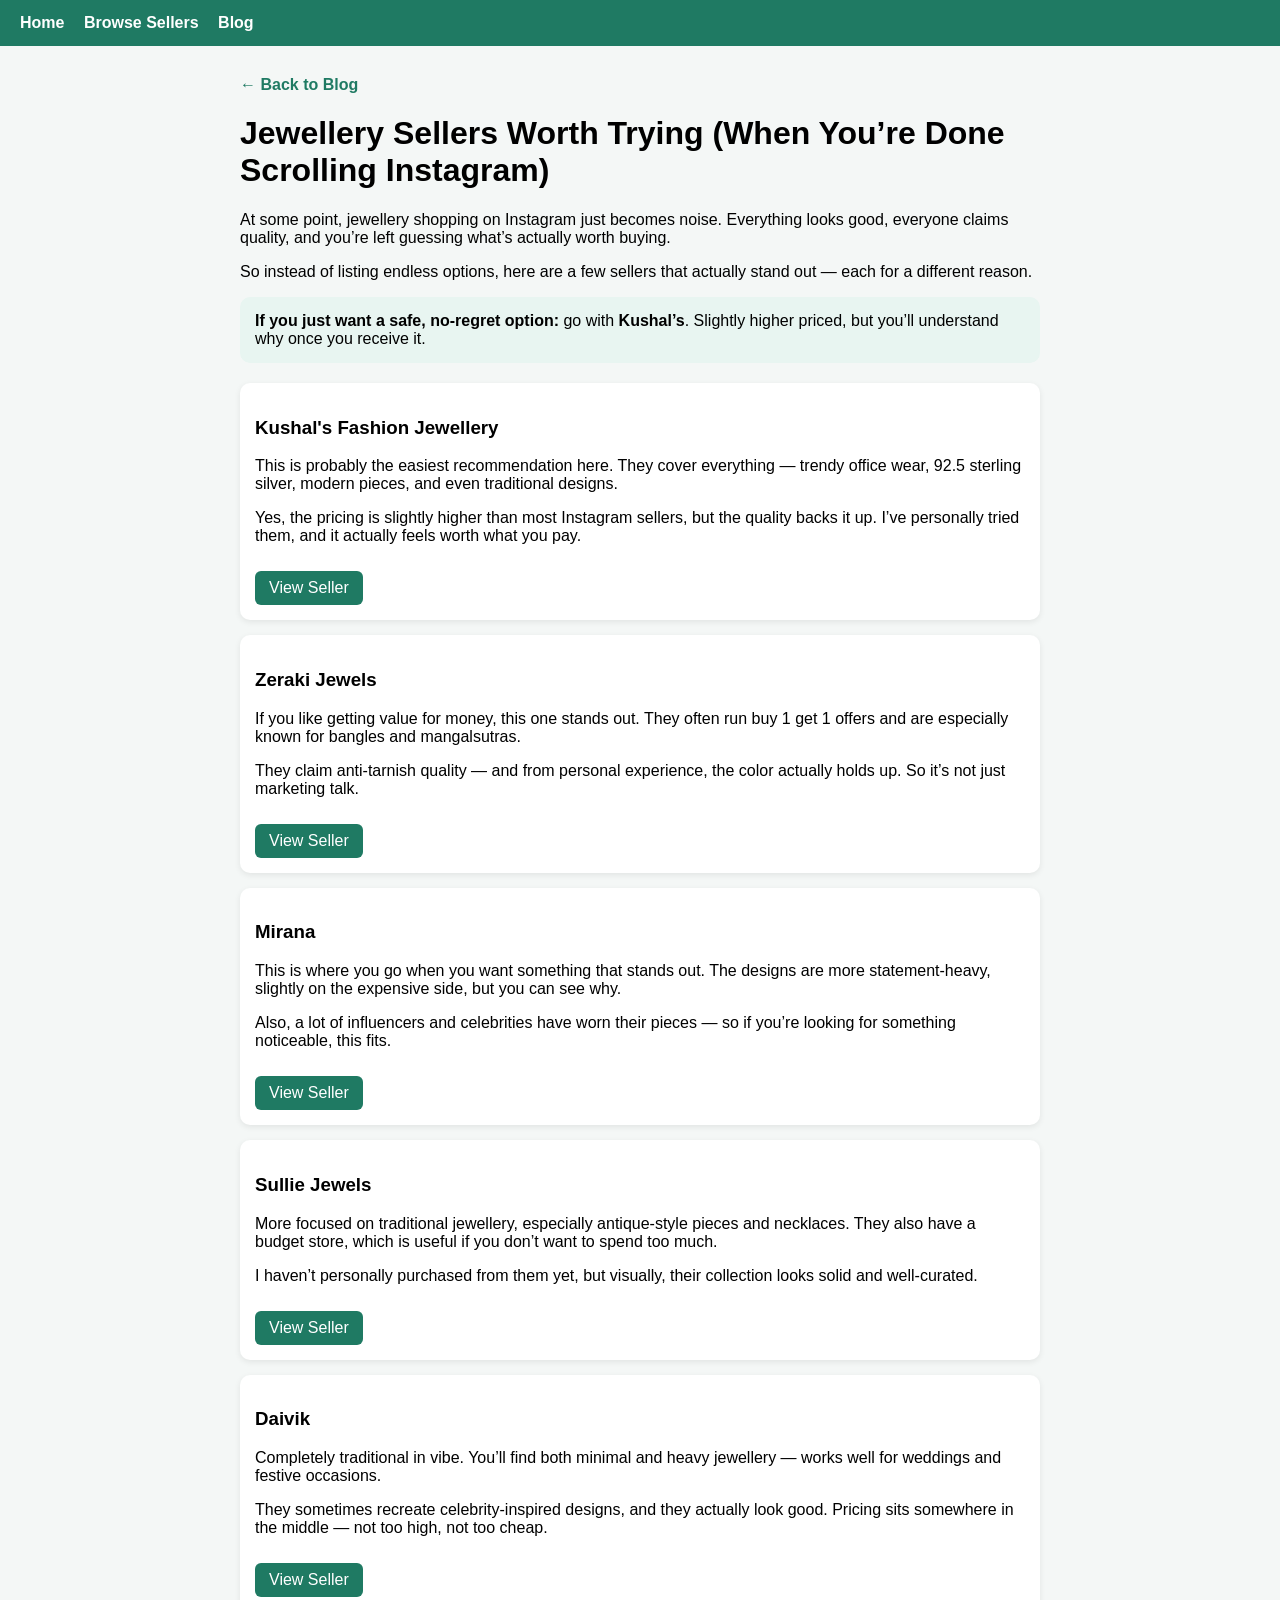
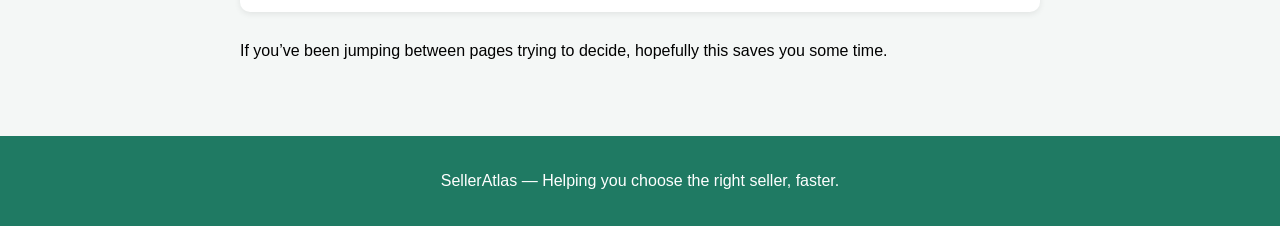
<file: blog/gifting.html>
<!DOCTYPE html>
<html lang="en">
<head>
<meta charset="UTF-8">
<meta name="viewport" content="width=device-width, initial-scale=1">

<title>Jewellery Sellers Worth Trying | SellerAtlas</title>

<style>
body{
font-family:Arial, sans-serif;
margin:0;
background:#f4f7f6;
}

.navbar{
background:#1F7A63;
padding:14px 20px;
color:white;
}

.navbar a{
color:white;
margin-right:15px;
text-decoration:none;
font-weight:bold;
}

.container{
max-width:800px;
margin:auto;
padding:20px;
}

.highlight{
background:#e8f5f1;
padding:15px;
border-radius:10px;
margin-bottom:20px;
}

.sellerCard{
background:white;
padding:15px;
border-radius:10px;
margin-top:15px;
box-shadow:0 2px 6px rgba(0,0,0,0.08);
}

.cta{
display:inline-block;
margin-top:10px;
background:#1F7A63;
color:white;
padding:8px 14px;
border-radius:6px;
text-decoration:none;
}

.back{
display:block;
margin:10px 0;
color:#1F7A63;
text-decoration:none;
font-weight:bold;
}
</style>
</head>

<body>

<div class="navbar">
<a href="/">Home</a>
<a href="/sellers.html">Browse Sellers</a>
<a href="/blog.html">Blog</a>
</div>

<div class="container">

<a href="/blog.html" class="back">← Back to Blog</a>

<h1>Jewellery Sellers Worth Trying (When You’re Done Scrolling Instagram)</h1>

<p>
At some point, jewellery shopping on Instagram just becomes noise.
Everything looks good, everyone claims quality, and you’re left guessing what’s actually worth buying.
</p>

<p>
So instead of listing endless options, here are a few sellers that actually stand out — each for a different reason.
</p>

<div class="highlight">
<strong>If you just want a safe, no-regret option:</strong> go with <strong>Kushal’s</strong>.  
Slightly higher priced, but you’ll understand why once you receive it.
</div>

<!-- Kushals -->
<div class="sellerCard">
<h3>Kushal's Fashion Jewellery</h3>

<p>
This is probably the easiest recommendation here. They cover everything — trendy office wear, 92.5 sterling silver, modern pieces, and even traditional designs.
</p>

<p>
Yes, the pricing is slightly higher than most Instagram sellers, but the quality backs it up. I’ve personally tried them, and it actually feels worth what you pay.
</p>

<a class="cta" href="https://www.selleratlas.in/seller.html?name=Kushals%20Fashion%20Jewellery">
View Seller
</a>
</div>

<!-- Zeraki -->
<div class="sellerCard">
<h3>Zeraki Jewels</h3>

<p>
If you like getting value for money, this one stands out. They often run buy 1 get 1 offers and are especially known for bangles and mangalsutras.
</p>

<p>
They claim anti-tarnish quality — and from personal experience, the color actually holds up. So it’s not just marketing talk.
</p>

<a class="cta" href="https://www.selleratlas.in/seller.html?name=Zeraki%20Jewels&intent=">
View Seller
</a>
</div>

<!-- Mirana -->
<div class="sellerCard">
<h3>Mirana</h3>

<p>
This is where you go when you want something that stands out.
The designs are more statement-heavy, slightly on the expensive side, but you can see why.
</p>

<p>
Also, a lot of influencers and celebrities have worn their pieces — so if you’re looking for something noticeable, this fits.
</p>

<a class="cta" href="https://www.selleratlas.in/seller.html?name=Mirana&intent=">
View Seller
</a>
</div>

<!-- Sullie -->
<div class="sellerCard">
<h3>Sullie Jewels</h3>

<p>
More focused on traditional jewellery, especially antique-style pieces and necklaces.
They also have a budget store, which is useful if you don’t want to spend too much.
</p>

<p>
I haven’t personally purchased from them yet, but visually, their collection looks solid and well-curated.
</p>

<a class="cta" href="https://www.selleratlas.in/seller.html?name=Sullie%20Jewels&intent=">
View Seller
</a>
</div>

<!-- Daivik -->
<div class="sellerCard">
<h3>Daivik</h3>

<p>
Completely traditional in vibe. You’ll find both minimal and heavy jewellery — works well for weddings and festive occasions.
</p>

<p>
They sometimes recreate celebrity-inspired designs, and they actually look good. Pricing sits somewhere in the middle — not too high, not too cheap.
</p>

<a class="cta" href="https://www.selleratlas.in/seller.html?name=Daivik">
View Seller
</a>
</div>

<p style="margin-top:30px;">
If you’ve been jumping between pages trying to decide, hopefully this saves you some time.
</p>

</div>

<footer style="background:#1F7A63; color:white; margin-top:40px; padding:20px; text-align:center;">
<p>SellerAtlas — Helping you choose the right seller, faster.</p>
</footer>

</body>
</html>
</file>
